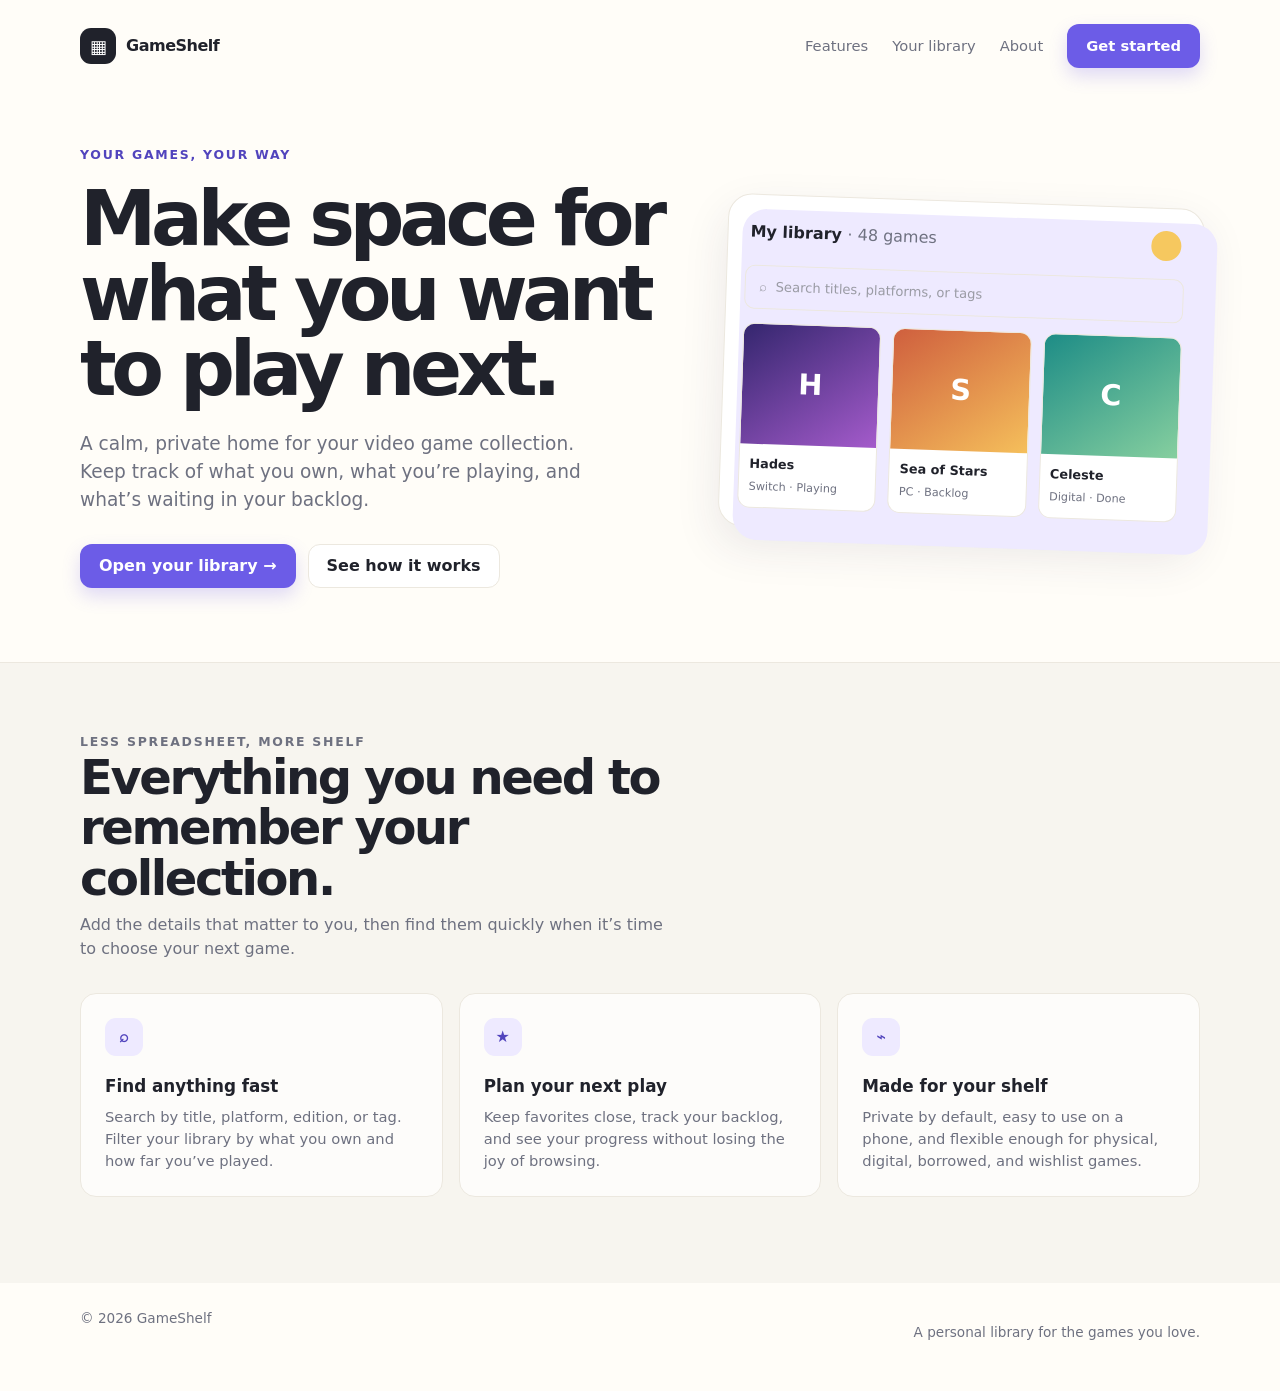
<file: index.html>
<!DOCTYPE html>
<html lang="en">
<head>
  <meta charset="UTF-8" />
  <meta name="viewport" content="width=device-width, initial-scale=1.0" />
  <meta name="description" content="A private, searchable home for your video game collection and backlog." />
  <title>GameShelf — Your personal game library</title>
  <link rel="stylesheet" href="assets/css/main.css" />
</head>
<body>
  <header class="shell">
    <a class="brand" href="#top" aria-label="GameShelf home">
      <span class="brand-mark" aria-hidden="true">▦</span>
      <span>GameShelf</span>
    </a>
    <nav aria-label="Main navigation">
      <a href="#features">Features</a>
      <a href="library.html">Your library</a>
      <a href="#about">About</a>
      <a class="button" href="library.html">Get started</a>
    </nav>
  </header>

  <main id="top">
    <section class="shell hero" id="about">
      <div>
        <p class="eyebrow">Your games, your way</p>
        <h1>Make space for what you want to play next.</h1>
        <p class="hero-copy">A calm, private home for your video game collection. Keep track of what you own, what you’re playing, and what’s waiting in your backlog.</p>
        <div class="actions" id="get-started">
          <a class="button" href="library.html">Open your library <span aria-hidden="true">&nbsp;→</span></a>
          <a class="button secondary" href="#features">See how it works</a>
        </div>
      </div>

      <div class="library-preview" aria-label="Preview of a game library">
        <div class="preview-top">
          <span class="preview-title">My library <span style="color: var(--muted); font-weight: 500;">· 48 games</span></span>
          <span class="avatar" aria-hidden="true"></span>
        </div>
        <div class="search" role="search">⌕ <span>Search titles, platforms, or tags</span></div>
        <div class="cards">
          <article class="game-card">
            <div class="cover one" aria-hidden="true">H</div>
            <div class="game-info"><strong>Hades</strong><span>Switch · Playing</span></div>
          </article>
          <article class="game-card">
            <div class="cover two" aria-hidden="true">S</div>
            <div class="game-info"><strong>Sea of Stars</strong><span>PC · Backlog</span></div>
          </article>
          <article class="game-card">
            <div class="cover three" aria-hidden="true">C</div>
            <div class="game-info"><strong>Celeste</strong><span>Digital · Done</span></div>
          </article>
        </div>
      </div>
    </section>



    <section class="feature-band" id="features">
      <div class="shell">
        <div class="section-heading">
          <p class="eyebrow">Less spreadsheet, more shelf</p>
          <h2>Everything you need to remember your collection.</h2>
          <p>Add the details that matter to you, then find them quickly when it’s time to choose your next game.</p>
        </div>
        <div class="features">
          <article class="feature">
            <div class="feature-icon" aria-hidden="true">⌕</div>
            <h3>Find anything fast</h3>
            <p>Search by title, platform, edition, or tag. Filter your library by what you own and how far you’ve played.</p>
          </article>
          <article class="feature">
            <div class="feature-icon" aria-hidden="true">★</div>
            <h3>Plan your next play</h3>
            <p>Keep favorites close, track your backlog, and see your progress without losing the joy of browsing.</p>
          </article>
          <article class="feature">
            <div class="feature-icon" aria-hidden="true">⌁</div>
            <h3>Made for your shelf</h3>
            <p>Private by default, easy to use on a phone, and flexible enough for physical, digital, borrowed, and wishlist games.</p>
          </article>
        </div>
      </div>
    </section>
  </main>



  <footer>
    <div class="shell">
      <span>© 2026 GameShelf</span>
      <p>A personal library for the games you love.</p>
    </div>
  </footer>
</body>
</html>
</file>
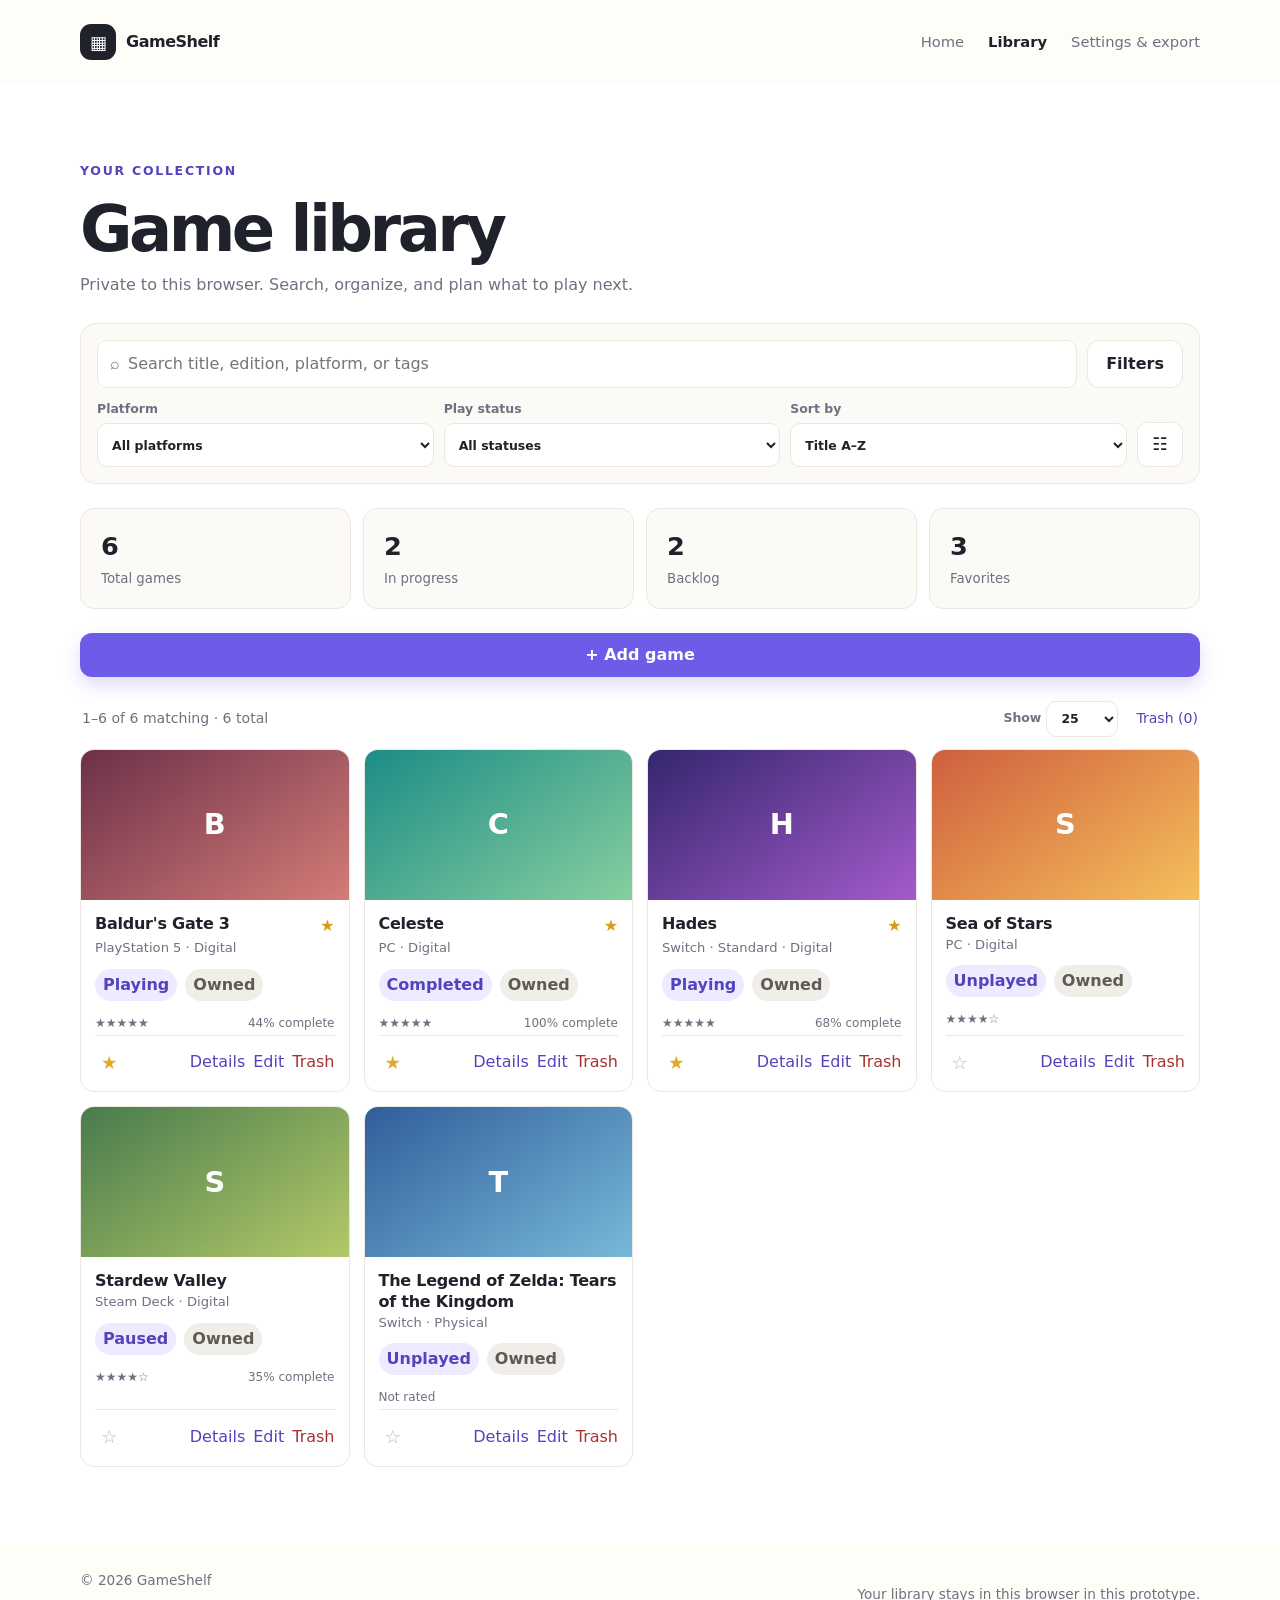
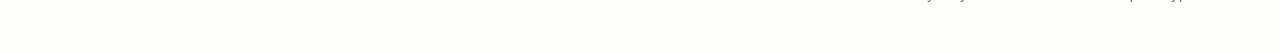
<file: library.html>
<!DOCTYPE html>
<html lang="en">
<head>
  <meta charset="UTF-8" />
  <meta name="viewport" content="width=device-width, initial-scale=1.0" />
  <meta name="description" content="Manage your private video game collection and backlog." />
  <title>GameShelf — Your collection</title>
  <link rel="stylesheet" href="assets/css/main.css" />
</head>
<body>
  <a class="skip-link" href="#library-results">Skip to library results</a>
  <header class="shell site-header">
    <a class="brand" href="index.html" aria-label="GameShelf home">
      <span class="brand-mark" aria-hidden="true">▦</span>
      <span>GameShelf</span>
    </a>
    <nav aria-label="Main navigation">
      <a href="index.html">Home</a>
      <a aria-current="page" href="#library">Library</a>
      <button class="nav-button" id="open-settings" type="button">Settings &amp; export</button>
    </nav>
  </header>

  <main>
    <section class="app-band" id="library">
      <div class="shell">
        <div class="app-heading">
          <div>
            <p class="eyebrow">Your collection</p>
            <h1 class="page-title">Game library</h1>
            <p class="page-intro">Private to this browser. Search, organize, and plan what to play next.</p>
          </div>
        </div>

        <section class="library-controls" aria-labelledby="find-heading">
          <h2 class="sr-only" id="find-heading">Find and filter games</h2>
          <div class="primary-search-row">
            <label class="search-input">
              <span aria-hidden="true">⌕</span>
              <span class="sr-only">Search your library</span>
              <input id="search-games" type="search" maxlength="100" placeholder="Search title, edition, platform, or tags" autocomplete="off" />
              <button class="clear-search" id="clear-search" type="button" aria-label="Clear search" hidden>×</button>
            </label>
            <button class="button secondary filter-toggle" id="filter-toggle" type="button" aria-expanded="false" aria-controls="filter-panel">Filters</button>
          </div>

          <div class="quick-filters">
            <label><span>Platform</span><select id="platform-filter"><option value="all">All platforms</option></select></label>
            <label><span>Play status</span><select id="status-filter">
              <option value="all">All statuses</option>
              <option value="backlog">Unplayed / backlog</option>
              <option value="playing">Playing</option>
              <option value="paused">Paused</option>
              <option value="completed">Completed</option>
              <option value="abandoned">Abandoned</option>
            </select></label>
            <label><span>Sort by</span><select id="sort-games">
              <option value="title-asc">Title A–Z</option>
              <option value="title-desc">Title Z–A</option>
              <option value="added-desc">Recently added</option>
              <option value="added-asc">Oldest added</option>
              <option value="updated-desc">Recently updated</option>
              <option value="rating-desc">Rating high–low</option>
              <option value="year-desc">Release year newest</option>
              <option value="platform-asc">Platform A–Z</option>
            </select></label>
            <button class="icon-button" id="toggle-view" type="button" aria-label="Switch to list view" title="Switch view">☷</button>
          </div>

          <div class="filter-panel" id="filter-panel" hidden>
            <label><span>Ownership</span><select id="ownership-filter">
              <option value="all">All ownership</option><option value="owned">Owned</option><option value="wishlist">Wishlist</option><option value="borrowed">Borrowed</option><option value="lent">Lent</option><option value="subscription">Subscription</option><option value="sold_traded">Sold / traded</option>
            </select></label>
            <label><span>Format</span><select id="format-filter">
              <option value="all">All formats</option><option value="physical">Physical</option><option value="digital">Digital</option><option value="streaming">Streaming</option><option value="unknown">Unknown</option>
            </select></label>
            <label><span>Favorite</span><select id="favorite-filter">
              <option value="all">All games</option><option value="yes">Favorites only</option><option value="no">Not favorites</option>
            </select></label>
            <label><span>Minimum rating</span><select id="rating-filter">
              <option value="0">Any rating</option><option value="1">1+ stars</option><option value="2">2+ stars</option><option value="3">3+ stars</option><option value="4">4+ stars</option><option value="5">5 stars</option>
            </select></label>
            <label><span>Minimum completion</span><input id="completion-filter" type="number" min="0" max="100" placeholder="0–100%" /></label>
            <label><span>Release year from</span><input id="year-filter" type="number" min="1950" max="2031" placeholder="e.g. 2020" /></label>
            <label><span>Tag</span><select id="tag-filter"><option value="all">All tags</option></select></label>
          </div>

          <div class="active-filter-row" id="active-filter-row" hidden>
            <div class="filter-chips" id="filter-chips" aria-label="Active filters"></div>
            <button class="text-button" id="clear-filters" type="button">Clear all filters</button>
          </div>
        </section>

        <section class="stats" aria-label="Library statistics">
          <div class="stat"><span id="total-count">0</span><small>Total games</small></div>
          <div class="stat"><span id="playing-count">0</span><small>In progress</small></div>
          <div class="stat"><span id="backlog-count">0</span><small>Backlog</small></div>
          <div class="stat"><span id="favorite-count">0</span><small>Favorites</small></div>
        </section>

        <button class="button add-game-action" id="open-add" type="button">+ Add game</button>

        <div class="library-meta">
          <p id="result-count" aria-live="polite">0 matching</p>
          <div class="library-meta-actions">
            <label class="page-size-label">Show <select id="page-size"><option value="25">25</option><option value="50">50</option><option value="100">100</option></select></label>
            <button class="text-button" id="show-trash" type="button">Trash</button>
          </div>
        </div>

        <div class="game-grid" id="library-results" aria-live="polite"></div>

        <div class="empty-state" id="empty-state" hidden>
          <span aria-hidden="true">✦</span>
          <h2 id="empty-title">No games found</h2>
          <p id="empty-copy">Try a different search or filter.</p>
          <div class="empty-actions">
            <button class="button secondary" id="empty-clear" type="button">Clear search and filters</button>
            <button class="button" id="empty-add" type="button">Add a game</button>
          </div>
        </div>

        <nav class="pagination" id="pagination" aria-label="Library pages"></nav>
      </div>
    </section>
  </main>

  <dialog class="catalog-dialog" id="catalog-dialog">
    <div class="catalog-modal-heading">
      <div><p class="eyebrow">Game catalog</p><h2>Build your backlog</h2><p>Search 100 games and add one to your personal backlog.</p></div>
      <button class="close-button" id="close-catalog" type="button" aria-label="Close game catalog">×</button>
    </div>
    <div class="catalog-toolbar">
      <label class="search-input"><span aria-hidden="true">⌕</span><span class="sr-only">Search game catalog</span><input id="catalog-search" type="search" placeholder="Search by title, platform, genre, or year" /></label>
      <select id="catalog-platform" aria-label="Filter catalog by platform"><option value="all">All platforms</option></select>
    </div>
    <div class="catalog-meta"><span class="catalog-count" id="catalog-count">100 games</span><button class="text-button" id="manual-add" type="button">Can’t find your game?</button></div>
    <div class="catalog-grid" id="catalog-grid" aria-live="polite"></div>
  </dialog>

  <dialog class="entry-dialog" id="entry-dialog">
    <form id="entry-form" novalidate>
      <div class="dialog-heading">
        <div><p class="eyebrow" id="entry-kicker">New entry</p><h2 id="entry-heading">Add a game</h2><p class="form-help">Only title and platform are required.</p></div>
        <button class="close-button" id="close-entry" type="button" aria-label="Close game form">×</button>
      </div>

      <div class="error-summary" id="error-summary" tabindex="-1" hidden><strong>Please fix the following:</strong><ul id="error-list"></ul></div>
      <div class="duplicate-warning" id="duplicate-warning" hidden><strong>Possible duplicate</strong><p id="duplicate-copy"></p><button class="button secondary compact" id="save-duplicate" type="button">Save anyway</button></div>
      <input type="hidden" name="id" />

      <fieldset>
        <legend>Game identity</legend>
        <div class="form-grid">
          <label class="span-2">Title <span aria-hidden="true">*</span><input name="title" required maxlength="200" /></label>
          <label>Platform <span aria-hidden="true">*</span><select name="platform" required>
            <option value="">Choose a platform</option><option>Switch</option><option>PC</option><option>PlayStation 5</option><option>PlayStation 4</option><option>Xbox Series X|S</option><option>Xbox One</option><option>Steam Deck</option><option>Nintendo 3DS</option><option>Other</option>
          </select></label>
          <label id="custom-platform-wrap" hidden>Custom platform <span aria-hidden="true">*</span><input name="customPlatform" maxlength="80" /></label>
          <label>Edition <input name="edition" maxlength="120" placeholder="Standard, Collector’s…" /></label>
          <label>Release year <input name="releaseYear" type="number" min="1950" max="2031" /></label>
        </div>
      </fieldset>

      <fieldset>
        <legend>Collection status</legend>
        <div class="form-grid">
          <label>Play status <select name="status"><option value="backlog">Unplayed / backlog</option><option value="playing">Playing</option><option value="paused">Paused</option><option value="completed">Completed</option><option value="abandoned">Abandoned</option></select></label>
          <label>Ownership <select name="ownership"><option value="owned">Owned</option><option value="wishlist">Wishlist</option><option value="borrowed">Borrowed</option><option value="lent">Lent</option><option value="subscription">Subscription</option><option value="sold_traded">Sold / traded</option></select></label>
          <label>Format <select name="format"><option value="unknown">Unknown</option><option value="physical">Physical</option><option value="digital">Digital</option><option value="streaming">Streaming</option></select></label>
          <label>Rating <select name="rating"><option value="">Not rated</option><option value="5">5 — Excellent</option><option value="4">4 — Great</option><option value="3">3 — Good</option><option value="2">2 — Fair</option><option value="1">1 — Poor</option></select></label>
          <label>Completion <div class="input-suffix"><input name="completionPercent" type="number" min="0" max="100" /><span>%</span></div></label>
          <label>Hours played <input name="hoursPlayed" type="number" min="0" max="999999.9" step="0.1" /></label>
          <label class="checkbox-label"><input name="favorite" type="checkbox" /> Mark as favorite</label>
          <label class="span-2">Tags <input name="tags" maxlength="820" placeholder="cozy, rpg, co-op (up to 20)" /></label>
        </div>
      </fieldset>

      <details class="optional-fields">
        <summary>Acquisition, dates, and notes</summary>
        <div class="form-grid optional-grid">
          <label>Purchase date <input name="purchaseDate" type="date" /></label>
          <label>Acquired from <input name="acquiredFrom" maxlength="160" /></label>
          <label>Purchase price <input name="purchasePrice" type="number" min="0" step="0.01" /></label>
          <label>Currency <select name="currency"><option>USD</option><option>CAD</option><option>EUR</option><option>GBP</option><option>JPY</option><option>AUD</option></select></label>
          <label>Started on <input name="startedOn" type="date" /></label>
          <label>Completed on <input name="completedOn" type="date" /></label>
          <label class="span-2">Notes <textarea name="notes" rows="5" maxlength="10000" placeholder="Private notes about this copy or playthrough"></textarea></label>
        </div>
      </details>

      <div class="dialog-actions sticky-actions">
        <button class="button secondary" id="cancel-entry" type="button">Cancel</button>
        <button class="button" type="submit" id="save-entry">Save game</button>
      </div>
    </form>
  </dialog>

  <dialog class="detail-dialog" id="detail-dialog">
    <div class="dialog-heading">
      <div><p class="eyebrow">Game details</p><h2 id="detail-title">Game</h2><p id="detail-subtitle"></p></div>
      <button class="close-button" id="close-detail" type="button" aria-label="Close game details">×</button>
    </div>
    <div class="detail-content" id="detail-content"></div>
    <div class="dialog-actions">
      <button class="button danger secondary" id="detail-trash" type="button">Move to trash</button>
      <button class="button" id="detail-edit" type="button">Edit game</button>
    </div>
  </dialog>

  <dialog class="confirm-dialog" id="confirm-dialog">
    <form method="dialog">
      <p class="eyebrow">Please confirm</p>
      <h2 id="confirm-title">Confirm action</h2>
      <p id="confirm-copy"></p>
      <div class="dialog-actions"><button class="button secondary" value="cancel">Cancel</button><button class="button danger" id="confirm-action" value="default">Confirm</button></div>
    </form>
  </dialog>

  <dialog class="settings-dialog" id="settings-dialog">
    <div class="dialog-heading">
      <div><p class="eyebrow">Preferences</p><h2>Settings &amp; data</h2></div>
      <button class="close-button" id="close-settings" type="button" aria-label="Close settings">×</button>
    </div>
    <section class="settings-section">
      <h3>Library preferences</h3>
      <div class="form-grid">
        <label>Default view <select id="preference-view"><option value="grid">Grid</option><option value="list">List</option></select></label>
        <label>Default page size <select id="preference-page-size"><option value="25">25</option><option value="50">50</option><option value="100">100</option></select></label>
      </div>
      <button class="button secondary compact" id="save-preferences" type="button">Save preferences</button>
    </section>
    <section class="settings-section">
      <h3>Export your data</h3>
      <p>Download active and trashed entries, tags, timestamps, and preferences.</p>
      <div class="settings-actions"><button class="button secondary" id="export-json" type="button">Export JSON</button><button class="button secondary" id="export-csv" type="button">Export CSV</button></div>
    </section>
    <section class="settings-section danger-zone">
      <h3>Reset local prototype</h3>
      <p>Erase this browser’s saved library and restore the starter collection.</p>
      <button class="button danger secondary" id="reset-library" type="button">Reset local data</button>
    </section>
  </dialog>

  <div class="toast" id="toast" role="status" aria-live="polite" hidden></div>

  <footer>
    <div class="shell"><span>© 2026 GameShelf</span><p>Your library stays in this browser in this prototype.</p></div>
  </footer>
  <script src="assets/js/app.js"></script>
</body>
</html>
</file>
<file: assets/css/main.css>
:root {
      --ink: #20222b;
      --muted: #6e7180;
      --paper: #fffdf8;
      --panel: #ffffff;
      --line: #ece8df;
      --accent: #6c5ce7;
      --accent-dark: #5144bd;
      --accent-soft: #eeeaff;
      --yellow: #f6c85f;
      --shadow: 0 18px 45px rgba(45, 39, 83, 0.10);
    }

    * { box-sizing: border-box; }
    [hidden] { display: none !important; }

    body {
      margin: 0;
      color: var(--ink);
      background: var(--paper);
      font-family: Inter, ui-sans-serif, system-ui, -apple-system, BlinkMacSystemFont, "Segoe UI", sans-serif;
      line-height: 1.5;
    }

    a { color: inherit; text-decoration: none; }

    .shell { width: min(1120px, calc(100% - 40px)); margin: 0 auto; }

    header {
      display: flex;
      align-items: center;
      justify-content: space-between;
      padding: 24px 0;
    }

    .brand { display: flex; align-items: center; gap: 10px; font-weight: 800; letter-spacing: -0.03em; }
    .brand-mark { display: grid; place-items: center; width: 36px; height: 36px; border-radius: 11px; background: var(--ink); color: white; font-size: 18px; }
    nav { display: flex; align-items: center; gap: 24px; color: var(--muted); font-size: 0.92rem; }
    nav a:hover { color: var(--ink); }

    .button {
      display: inline-flex;
      align-items: center;
      justify-content: center;
      min-height: 44px;
      padding: 0 18px;
      border: 1px solid transparent;
      border-radius: 12px;
      background: var(--accent);
      color: white;
      font-weight: 700;
      box-shadow: 0 8px 18px rgba(108, 92, 231, 0.22);
    }
    .button:hover { background: var(--accent-dark); }
    .button.secondary { background: white; color: var(--ink); border-color: var(--line); box-shadow: none; }

    .hero {
      display: grid;
      grid-template-columns: 1.1fr 0.9fr;
      align-items: center;
      gap: 60px;
      min-height: 530px;
      padding: 54px 0 74px;
    }

    .eyebrow { margin: 0 0 16px; color: var(--accent-dark); font-size: 0.78rem; font-weight: 800; letter-spacing: 0.14em; text-transform: uppercase; }
    h1 { max-width: 620px; margin: 0; font-size: clamp(2.8rem, 6vw, 5.4rem); line-height: 0.98; letter-spacing: -0.07em; }
    .hero-copy { max-width: 540px; margin: 24px 0 30px; color: var(--muted); font-size: 1.16rem; }
    .actions { display: flex; flex-wrap: wrap; gap: 12px; }

    .library-preview { position: relative; padding: 18px; border: 1px solid var(--line); border-radius: 24px; background: var(--panel); box-shadow: var(--shadow); transform: rotate(2deg); }
    .library-preview::before { content: ""; position: absolute; inset: 14px -14px -14px 14px; z-index: -1; border-radius: 24px; background: var(--accent-soft); }
    .preview-top { display: flex; align-items: center; justify-content: space-between; padding: 4px 4px 18px; }
    .preview-title { font-weight: 800; }
    .avatar { width: 30px; height: 30px; border-radius: 50%; background: var(--yellow); }
    .search { display: flex; align-items: center; gap: 9px; padding: 11px 13px; border: 1px solid var(--line); border-radius: 10px; color: #9a9ba4; font-size: 0.82rem; }
    .cards { display: grid; grid-template-columns: repeat(3, 1fr); gap: 12px; margin-top: 14px; }
    .game-card { overflow: hidden; border: 1px solid var(--line); border-radius: 12px; background: #fff; }
    .cover { display: grid; place-items: center; height: 120px; color: white; font-size: 1.8rem; font-weight: 900; }
    .cover.one { background: linear-gradient(145deg, #34266e, #a45bcb); }
    .cover.two { background: linear-gradient(145deg, #cf5f3e, #f5bf5b); }
    .cover.three { background: linear-gradient(145deg, #1d8c86, #86cf9f); }
    .cover.four { background: linear-gradient(145deg, #315d9b, #77b9d8); }
    .cover.five { background: linear-gradient(145deg, #6c3049, #d47c77); }
    .cover.six { background: linear-gradient(145deg, #497b4d, #b3c968); }
    .game-info { padding: 10px; }
    .game-info strong { display: block; font-size: 0.8rem; }
    .game-info span { color: var(--muted); font-size: 0.7rem; }

    .feature-band { padding: 70px 0 86px; border-top: 1px solid var(--line); background: #f7f5ef; }
    .section-heading { max-width: 590px; margin-bottom: 32px; }
    h2 { margin: 0 0 10px; font-size: clamp(1.9rem, 4vw, 3rem); line-height: 1.05; letter-spacing: -0.05em; }
    .section-heading p { margin: 0; color: var(--muted); }
    .features { display: grid; grid-template-columns: repeat(3, 1fr); gap: 16px; }
    .feature { padding: 24px; border: 1px solid var(--line); border-radius: 16px; background: rgba(255,255,255,0.72); }
    .feature-icon { display: grid; place-items: center; width: 38px; height: 38px; margin-bottom: 18px; border-radius: 11px; background: var(--accent-soft); color: var(--accent-dark); font-weight: 800; }
    .feature h3 { margin: 0 0 7px; font-size: 1.05rem; }
    .feature p { margin: 0; color: var(--muted); font-size: 0.92rem; }

    .app-band { padding: 78px 0; background: #fff; }
    .app-heading { display: flex; flex-direction: column; align-items: stretch; gap: 20px; margin-bottom: 26px; }
    .app-heading h2 { margin-bottom: 0; }
    .add-game-action { width: 100%; margin-bottom: 24px; }
    .stats { display: grid; grid-template-columns: repeat(4, 1fr); gap: 12px; margin-bottom: 24px; }
    .stat { padding: 18px 20px; border: 1px solid var(--line); border-radius: 14px; background: #fbfaf7; }
    .stat span { display: block; font-size: 1.6rem; font-weight: 800; letter-spacing: -0.04em; }
    .stat small { color: var(--muted); }
    .library-toolbar { display: grid; grid-template-columns: minmax(220px, 1fr) 160px 160px 145px 44px; gap: 10px; margin-bottom: 24px; padding: 14px; border: 1px solid var(--line); border-radius: 16px; background: #fbfaf7; }
    .search-input { display: flex; align-items: center; gap: 8px; min-width: 0; padding: 0 12px; border: 1px solid var(--line); border-radius: 10px; background: #fff; color: var(--muted); }
    .search-input input { width: 100%; min-width: 0; padding: 11px 0; border: 0; outline: 0; font: inherit; }
    select { min-width: 0; padding: 0 10px; border: 1px solid var(--line); border-radius: 10px; background: #fff; color: var(--ink); font: inherit; }
    .icon-button, .close-button { border: 1px solid var(--line); border-radius: 10px; background: #fff; color: var(--ink); font-size: 1.1rem; cursor: pointer; }
    .library-meta { display: flex; justify-content: space-between; align-items: center; padding: 0 2px 12px; color: var(--muted); font-size: 0.88rem; }
    .text-button { padding: 0; border: 0; background: transparent; color: var(--accent-dark); font: inherit; cursor: pointer; }
    .game-grid { display: grid; grid-template-columns: repeat(4, 1fr); gap: 14px; }
    .game-grid.list-view { grid-template-columns: 1fr; }
    .library-card { position: relative; overflow: hidden; border: 1px solid var(--line); border-radius: 14px; background: #fff; }
    .library-card .cover { height: 150px; }
    .card-content { padding: 14px; }
    .card-content h3 { margin: 0 0 4px; font-size: 1rem; }
    .card-content p { margin: 0 0 11px; color: var(--muted); font-size: 0.82rem; }
    .card-bottom { display: flex; align-items: center; justify-content: space-between; gap: 8px; color: var(--muted); font-size: 0.75rem; }
    .status-pill { padding: 4px 8px; border-radius: 20px; background: var(--accent-soft); color: var(--accent-dark); font-weight: 700; }
    .favorite { border: 0; background: transparent; color: #b7b5bd; cursor: pointer; font-size: 1.15rem; }
    .favorite.active { color: #e5a928; }
    .list-view .library-card { display: grid; grid-template-columns: 110px 1fr; }
    .list-view .library-card .cover { height: 100%; min-height: 110px; }
    .empty-state { padding: 70px 20px; text-align: center; border: 1px dashed var(--line); border-radius: 16px; }
    .empty-state > span { color: var(--accent); font-size: 2rem; }
    .empty-state h3 { margin: 8px 0 4px; }
    .empty-state p { margin: 0 0 18px; color: var(--muted); }
    .catalog-panel { margin-top: 72px; padding-top: 52px; border-top: 1px solid var(--line); }
    .catalog-heading { display: flex; align-items: end; justify-content: space-between; gap: 20px; margin-bottom: 22px; }
    .catalog-heading h2 { margin: 0 0 6px; font-size: 2rem; }
    .catalog-heading p:not(.eyebrow) { margin: 0; color: var(--muted); }
    .catalog-count { padding: 7px 11px; border-radius: 20px; background: var(--accent-soft); color: var(--accent-dark); font-size: 0.8rem; font-weight: 800; white-space: nowrap; }
    .catalog-toolbar { display: grid; grid-template-columns: minmax(220px, 1fr) 180px; gap: 10px; margin-bottom: 16px; }
    .catalog-grid { display: grid; grid-template-columns: repeat(4, 1fr); gap: 12px; }
    .catalog-card { display: flex; flex-direction: column; min-height: 205px; padding: 15px; border: 1px solid var(--line); border-radius: 14px; background: #fbfaf7; }
    .catalog-card h3 { margin: 0 0 5px; font-size: 0.95rem; line-height: 1.2; }
    .catalog-card p { margin: 0 0 14px; color: var(--muted); font-size: 0.78rem; }
    .catalog-card .button { width: 100%; min-height: 36px; margin-top: auto; padding: 0 10px; border-radius: 9px; font-size: 0.78rem; box-shadow: none; }
    .catalog-card .button.added { background: #e9e7e0; color: var(--muted); cursor: default; }
    .catalog-dialog { width: min(860px, calc(100% - 28px)); max-height: min(760px, calc(100vh - 28px)); padding: 26px; border: 0; border-radius: 18px; background: var(--panel); box-shadow: var(--shadow); }
    .catalog-dialog::backdrop { background: rgba(31, 29, 44, 0.38); }
    .catalog-modal-heading { display: flex; align-items: start; justify-content: space-between; gap: 20px; margin-bottom: 22px; }
    .catalog-modal-heading h2 { margin: 0 0 6px; font-size: 2rem; }
    .catalog-modal-heading p:not(.eyebrow) { margin: 0; color: var(--muted); }
    .catalog-meta { display: flex; justify-content: space-between; align-items: center; gap: 15px; padding: 14px 0; }
    .catalog-dialog .catalog-grid { max-height: 450px; overflow-y: auto; padding: 2px; }
    .game-dialog { width: min(480px, calc(100% - 28px)); padding: 26px; border: 0; border-radius: 18px; box-shadow: var(--shadow); }
    .game-dialog::backdrop { background: rgba(31, 29, 44, 0.38); }
    .game-dialog form { display: grid; gap: 16px; }
    .dialog-heading { display: flex; align-items: start; justify-content: space-between; }
    .dialog-heading h2 { margin: 0; font-size: 2rem; }
    .close-button { width: 34px; height: 34px; font-size: 1.5rem; line-height: 1; }
    .game-dialog label { display: grid; gap: 6px; color: var(--muted); font-size: 0.85rem; font-weight: 700; }
    .game-dialog input, .game-dialog select { width: 100%; min-height: 44px; padding: 0 12px; border: 1px solid var(--line); border-radius: 9px; background: #fff; color: var(--ink); font: inherit; }
    .form-row { display: grid; grid-template-columns: 1fr 1fr; gap: 12px; }
    .dialog-actions { display: flex; justify-content: end; gap: 10px; margin-top: 4px; }

    footer { padding: 25px 0 35px; color: var(--muted); font-size: 0.85rem; }
    footer .shell { display: flex; justify-content: space-between; gap: 20px; }

    @media (max-width: 760px) {
      .shell { width: min(100% - 28px, 560px); }
      header { padding: 18px 0; }
      nav a:not(.button) { display: none; }
      .hero { grid-template-columns: 1fr; gap: 40px; min-height: auto; padding: 50px 0 80px; }
      h1 { font-size: clamp(2.8rem, 15vw, 4.6rem); }
      .library-preview { max-width: 500px; margin: 0 auto; }
      .features { grid-template-columns: 1fr; }
      .stats { grid-template-columns: repeat(2, 1fr); }
      .library-toolbar { grid-template-columns: 1fr 1fr; }
      .search-input { grid-column: 1 / -1; }
      .game-grid { grid-template-columns: repeat(2, 1fr); }
      .catalog-grid { grid-template-columns: repeat(2, 1fr); }
      footer .shell { display: block; }
      footer p { margin: 8px 0 0; }
    }

    @media (max-width: 430px) {
      .app-heading { align-items: start; flex-direction: column; }
      .game-grid { grid-template-columns: 1fr; }
      .catalog-grid { grid-template-columns: 1fr; }
      .catalog-heading { align-items: start; flex-direction: column; }
      .catalog-toolbar { grid-template-columns: 1fr; }
      .catalog-modal-heading { gap: 10px; }
      .library-toolbar { grid-template-columns: 1fr; }
      .search-input { grid-column: auto; }
      .form-row { grid-template-columns: 1fr; }
    }

    /* Authenticated library prototype */
    .sr-only { position: absolute; width: 1px; height: 1px; padding: 0; margin: -1px; overflow: hidden; clip: rect(0, 0, 0, 0); white-space: nowrap; border: 0; }
    .skip-link { position: fixed; top: 8px; left: 8px; z-index: 1000; padding: 10px 14px; border-radius: 8px; background: var(--ink); color: #fff; transform: translateY(-150%); }
    .skip-link:focus { transform: translateY(0); }
    :focus-visible { outline: 3px solid #8c7cff; outline-offset: 3px; }
    button, input, select, textarea { font: inherit; }
    button { cursor: pointer; }
    button:disabled { cursor: not-allowed; opacity: .65; }
    .nav-button { padding: 0; border: 0; background: transparent; color: inherit; }
    nav [aria-current="page"] { color: var(--ink); font-weight: 700; }
    .page-title { max-width: none; margin: 0; font-size: clamp(2.3rem, 5vw, 4rem); line-height: 1; letter-spacing: -.055em; }
    .page-intro { margin: 12px 0 0; color: var(--muted); }
    .library-controls { margin-bottom: 24px; padding: 16px; border: 1px solid var(--line); border-radius: 16px; background: #fbfaf7; }
    .primary-search-row { display: grid; grid-template-columns: minmax(240px, 1fr) auto; gap: 10px; }
    .primary-search-row .search-input { min-height: 46px; }
    .clear-search { display: grid; place-items: center; width: 30px; height: 30px; border: 0; border-radius: 8px; background: #f0ede7; color: var(--muted); font-size: 1.2rem; }
    .quick-filters { display: grid; grid-template-columns: minmax(150px, 1fr) minmax(150px, 1fr) minmax(160px, 1fr) 46px; gap: 10px; margin-top: 12px; }
    .quick-filters label, .filter-panel label, .form-grid label, .page-size-label { display: grid; gap: 5px; color: var(--muted); font-size: .78rem; font-weight: 700; }
    .quick-filters select, .filter-panel select, .filter-panel input { min-height: 44px; }
    .quick-filters .icon-button { margin-top: 22px; min-height: 44px; }
    .filter-panel { display: grid; grid-template-columns: repeat(4, minmax(135px, 1fr)); gap: 12px; margin-top: 14px; padding-top: 14px; border-top: 1px solid var(--line); }
    .filter-panel[hidden] { display: none; }
    .filter-panel input { width: 100%; padding: 0 10px; border: 1px solid var(--line); border-radius: 10px; background: #fff; }
    .active-filter-row { display: flex; align-items: center; justify-content: space-between; gap: 16px; margin-top: 14px; padding-top: 14px; border-top: 1px solid var(--line); }
    .active-filter-row[hidden] { display: none; }
    .filter-chips { display: flex; flex-wrap: wrap; gap: 8px; }
    .filter-chip { padding: 6px 10px; border: 1px solid #d9d3f5; border-radius: 999px; background: var(--accent-soft); color: var(--accent-dark); font-size: .78rem; font-weight: 700; }
    .library-meta { min-height: 40px; }
    .library-meta p { margin: 0; }
    .library-meta-actions { display: flex; align-items: center; gap: 18px; }
    .page-size-label { grid-template-columns: auto 72px; align-items: center; }
    .page-size-label select { min-height: 36px; }
    .game-grid { list-style: none; }
    .library-card { display: flex; flex-direction: column; min-width: 0; }
    .library-card .cover { flex: none; }
    .card-content { display: flex; flex: 1; flex-direction: column; }
    .card-title-row { display: flex; align-items: start; justify-content: space-between; gap: 8px; }
    .card-content .card-title-row h2 { margin: 0; font-size: 1rem; line-height: 1.3; letter-spacing: -.015em; }
    .favorite-mark { color: #d99d14; }
    .card-badges, .card-facts, .card-actions { display: flex; flex-wrap: wrap; align-items: center; gap: 8px; }
    .card-badges { margin-bottom: 10px; }
    .card-facts { justify-content: space-between; min-height: 24px; color: var(--muted); font-size: .75rem; }
    .ownership-pill { padding: 4px 8px; border-radius: 20px; background: #f0eee9; color: #5e5b54; font-weight: 700; }
    .card-actions { margin-top: auto; padding-top: 12px; border-top: 1px solid var(--line); }
    .card-actions .favorite { margin-right: auto; }
    .text-button:hover { text-decoration: underline; }
    .danger-text, .button.danger { color: #a83232; }
    .button.danger:not(.secondary) { background: #a83232; color: #fff; }
    .button.danger:not(.secondary):hover { background: #842323; }
    .button.compact { min-height: 36px; padding: 0 12px; font-size: .82rem; }
    .purge-note { color: #9a5151 !important; font-size: .76rem !important; }
    .list-view .library-card { grid-template-columns: 96px 1fr; }
    .list-view .card-content { display: grid; grid-template-columns: minmax(180px, 1.5fr) minmax(150px, 1fr) auto; align-items: center; gap: 10px 18px; }
    .list-view .card-title-row, .list-view .card-content > p { grid-column: 1; }
    .list-view .card-badges, .list-view .card-facts { grid-column: 2; }
    .list-view .card-actions { grid-column: 3; grid-row: 1 / span 3; justify-content: end; border: 0; padding: 0; }
    .pagination { display: flex; flex-wrap: wrap; justify-content: center; gap: 6px; margin-top: 28px; }
    .pagination button { min-width: 40px; min-height: 40px; padding: 0 11px; border: 1px solid var(--line); border-radius: 9px; background: #fff; color: var(--ink); }
    .pagination button[aria-current="page"] { border-color: var(--accent); background: var(--accent); color: #fff; }
    .empty-actions { display: flex; flex-wrap: wrap; justify-content: center; gap: 10px; }

    dialog { color: var(--ink); }
    dialog[open] { animation: dialog-in .15s ease-out; }
    .entry-dialog, .detail-dialog, .confirm-dialog, .settings-dialog { width: min(760px, calc(100% - 28px)); max-height: calc(100vh - 28px); padding: 26px; border: 0; border-radius: 18px; background: var(--panel); box-shadow: var(--shadow); }
    .entry-dialog::backdrop, .detail-dialog::backdrop, .confirm-dialog::backdrop, .settings-dialog::backdrop { background: rgba(31, 29, 44, .46); }
    .entry-dialog { width: min(800px, calc(100% - 28px)); }
    .entry-dialog form { display: grid; gap: 18px; }
    .form-help { margin: 8px 0 0; color: var(--muted); font-size: .88rem; }
    fieldset { margin: 0; padding: 18px; border: 1px solid var(--line); border-radius: 14px; }
    legend { padding: 0 8px; font-weight: 800; }
    .form-grid { display: grid; grid-template-columns: repeat(2, minmax(0, 1fr)); gap: 14px; }
    .form-grid .span-2 { grid-column: 1 / -1; }
    .form-grid input, .form-grid select, .form-grid textarea { width: 100%; min-height: 44px; padding: 9px 11px; border: 1px solid var(--line); border-radius: 9px; background: #fff; color: var(--ink); }
    .form-grid textarea { resize: vertical; }
    .checkbox-label { display: flex !important; flex-direction: row; align-items: center; align-self: end; min-height: 44px; }
    .checkbox-label input { width: 20px; min-height: 20px; }
    .input-suffix { display: grid; grid-template-columns: 1fr auto; align-items: center; border: 1px solid var(--line); border-radius: 9px; background: #fff; }
    .input-suffix input { border: 0; }
    .input-suffix span { padding-right: 11px; color: var(--muted); }
    .optional-fields { border: 1px solid var(--line); border-radius: 14px; }
    .optional-fields summary { padding: 16px 18px; cursor: pointer; font-weight: 800; }
    .optional-grid { padding: 0 18px 18px; }
    .error-summary, .duplicate-warning { padding: 14px 16px; border-radius: 12px; }
    .error-summary { border: 1px solid #e8abab; background: #fff3f3; color: #7e2626; }
    .error-summary ul { margin: 8px 0 0; padding-left: 20px; }
    .error-summary a { text-decoration: underline; }
    .duplicate-warning { border: 1px solid #ead38d; background: #fff9e7; }
    .duplicate-warning p { margin: 6px 0 12px; }
    .sticky-actions { position: sticky; bottom: -26px; margin: 0 -26px -26px; padding: 16px 26px; border-top: 1px solid var(--line); background: #fff; }
    .detail-dialog { width: min(620px, calc(100% - 28px)); }
    #detail-subtitle { margin: 8px 0 0; color: var(--muted); }
    .detail-content { display: grid; grid-template-columns: repeat(2, minmax(0, 1fr)); gap: 1px; margin: 22px 0; overflow: hidden; border: 1px solid var(--line); border-radius: 12px; background: var(--line); }
    .detail-row { padding: 13px 15px; background: #fff; }
    .detail-row dt { color: var(--muted); font-size: .76rem; font-weight: 700; text-transform: uppercase; }
    .detail-row dd { margin: 4px 0 0; white-space: pre-wrap; overflow-wrap: anywhere; }
    .detail-row:last-child:nth-child(odd) { grid-column: 1 / -1; }
    .confirm-dialog { width: min(460px, calc(100% - 28px)); }
    .confirm-dialog h2 { font-size: 2rem; }
    .settings-dialog { width: min(650px, calc(100% - 28px)); }
    .settings-section { padding: 20px 0; border-top: 1px solid var(--line); }
    .settings-section:first-of-type { margin-top: 20px; }
    .settings-section h3 { margin: 0 0 6px; }
    .settings-section p { margin: 0 0 14px; color: var(--muted); }
    .settings-actions { display: flex; flex-wrap: wrap; gap: 10px; }
    .danger-zone { color: #8c2b2b; }
    .catalog-empty { grid-column: 1 / -1; padding: 30px; color: var(--muted); text-align: center; }
    .toast { position: fixed; right: 20px; bottom: 20px; z-index: 1200; max-width: min(380px, calc(100% - 40px)); padding: 13px 16px; border-radius: 11px; background: var(--ink); color: #fff; box-shadow: var(--shadow); }
    .toast.error { background: #8c2b2b; }

    @keyframes dialog-in { from { opacity: 0; transform: translateY(8px) scale(.985); } }
    @media (prefers-reduced-motion: reduce) { *, *::before, *::after { scroll-behavior: auto !important; animation-duration: .01ms !important; transition-duration: .01ms !important; } }

    @media (max-width: 900px) {
      .filter-panel { grid-template-columns: repeat(2, minmax(135px, 1fr)); }
      .list-view .card-content { grid-template-columns: 1fr auto; }
      .list-view .card-badges, .list-view .card-facts { grid-column: 1; }
      .list-view .card-actions { grid-column: 2; grid-row: 1 / span 4; }
    }

    @media (max-width: 760px) {
      .site-header nav { gap: 12px; }
      .primary-search-row { grid-template-columns: 1fr; }
      .quick-filters { grid-template-columns: 1fr 1fr; }
      .quick-filters .icon-button { margin-top: 0; }
      .filter-toggle { width: 100%; }
      .active-filter-row, .library-meta { align-items: flex-start; flex-direction: column; }
      .list-view .library-card { display: grid; grid-template-columns: 80px 1fr; }
      .list-view .card-content { display: flex; }
      .detail-content { grid-template-columns: 1fr; }
    }

    @media (max-width: 520px) {
      .app-band { padding: 42px 0; }
      .site-header nav a:not([aria-current="page"]) { display: none; }
      .quick-filters, .filter-panel, .form-grid { grid-template-columns: 1fr; }
      .form-grid .span-2 { grid-column: auto; }
      .stats { grid-template-columns: 1fr 1fr; }
      .library-meta-actions { width: 100%; justify-content: space-between; }
      .list-view .library-card { grid-template-columns: 1fr; }
      .list-view .library-card .cover { min-height: 90px; }
      .dialog-actions { flex-wrap: wrap; }
      .dialog-actions .button { flex: 1; }
      .catalog-dialog, .entry-dialog, .detail-dialog, .settings-dialog { padding: 20px; }
      .sticky-actions { bottom: -20px; margin: 0 -20px -20px; padding: 14px 20px; }
    }
</file>
